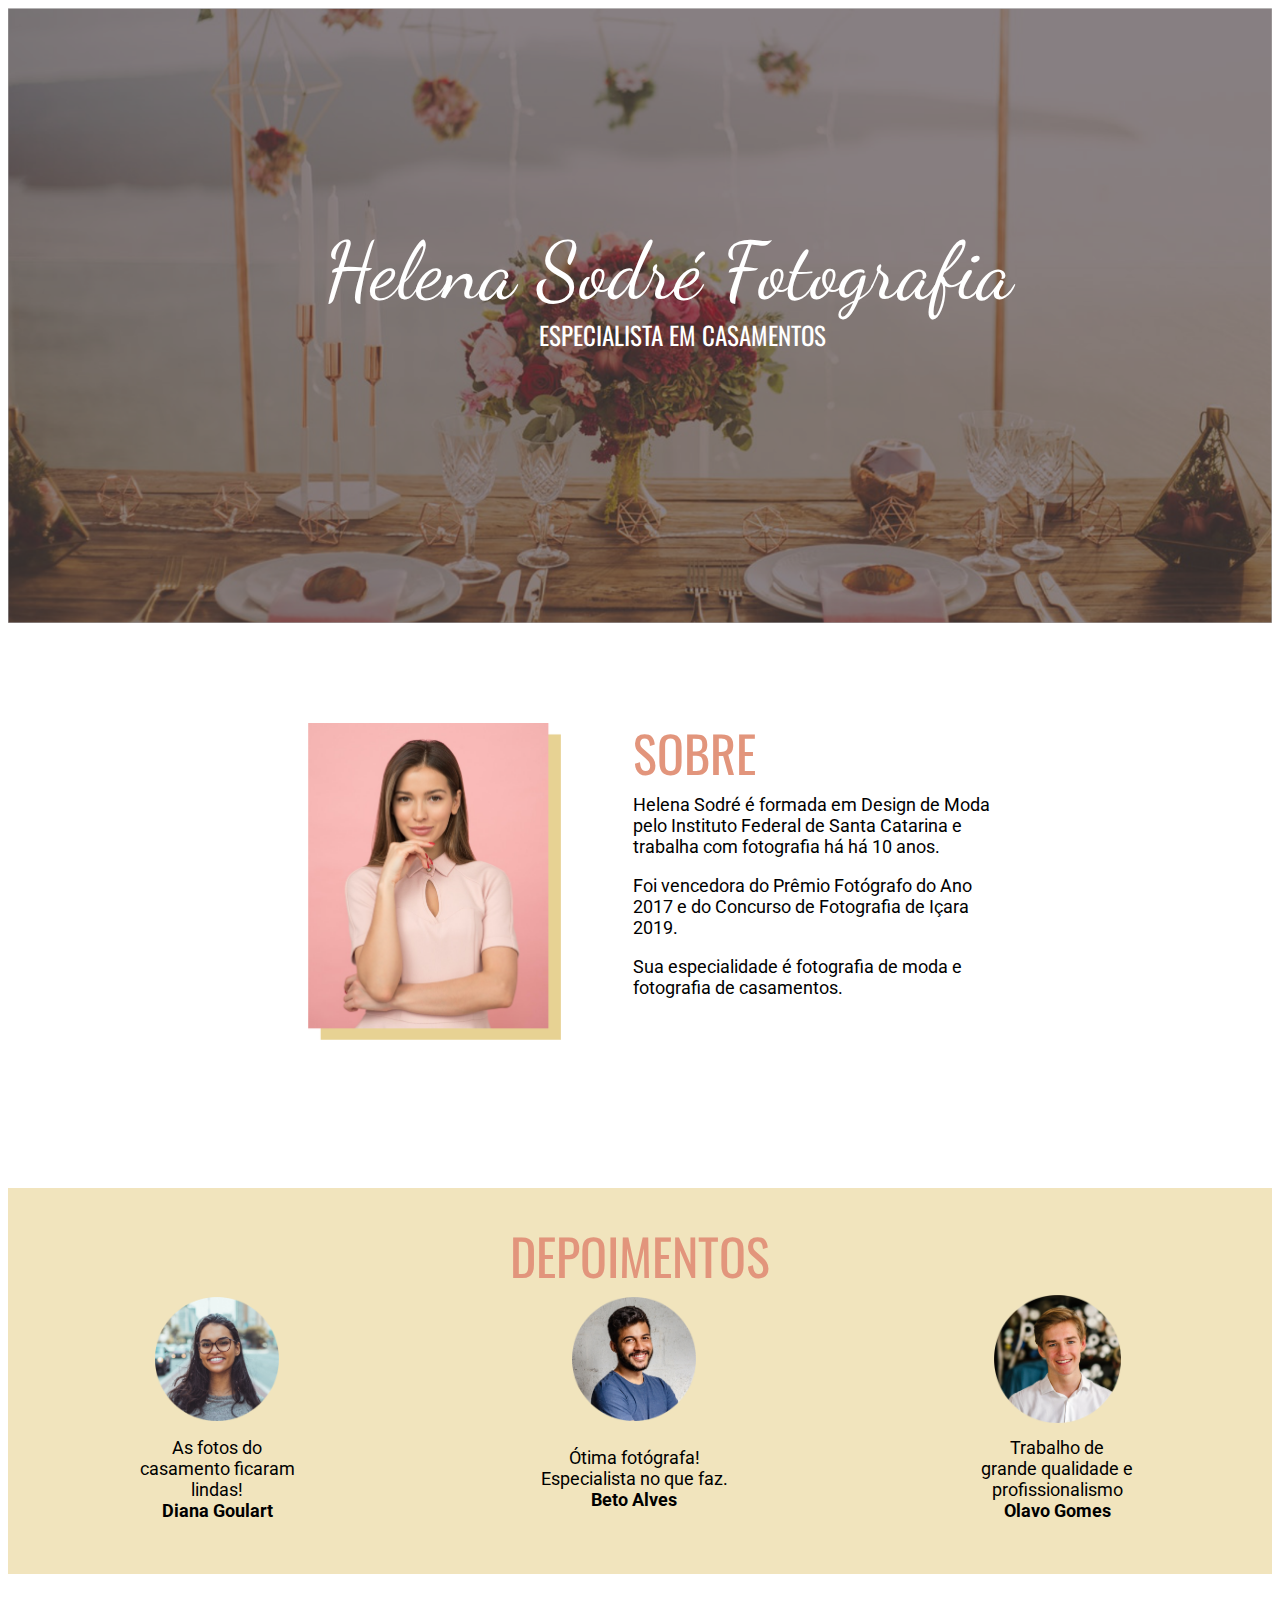
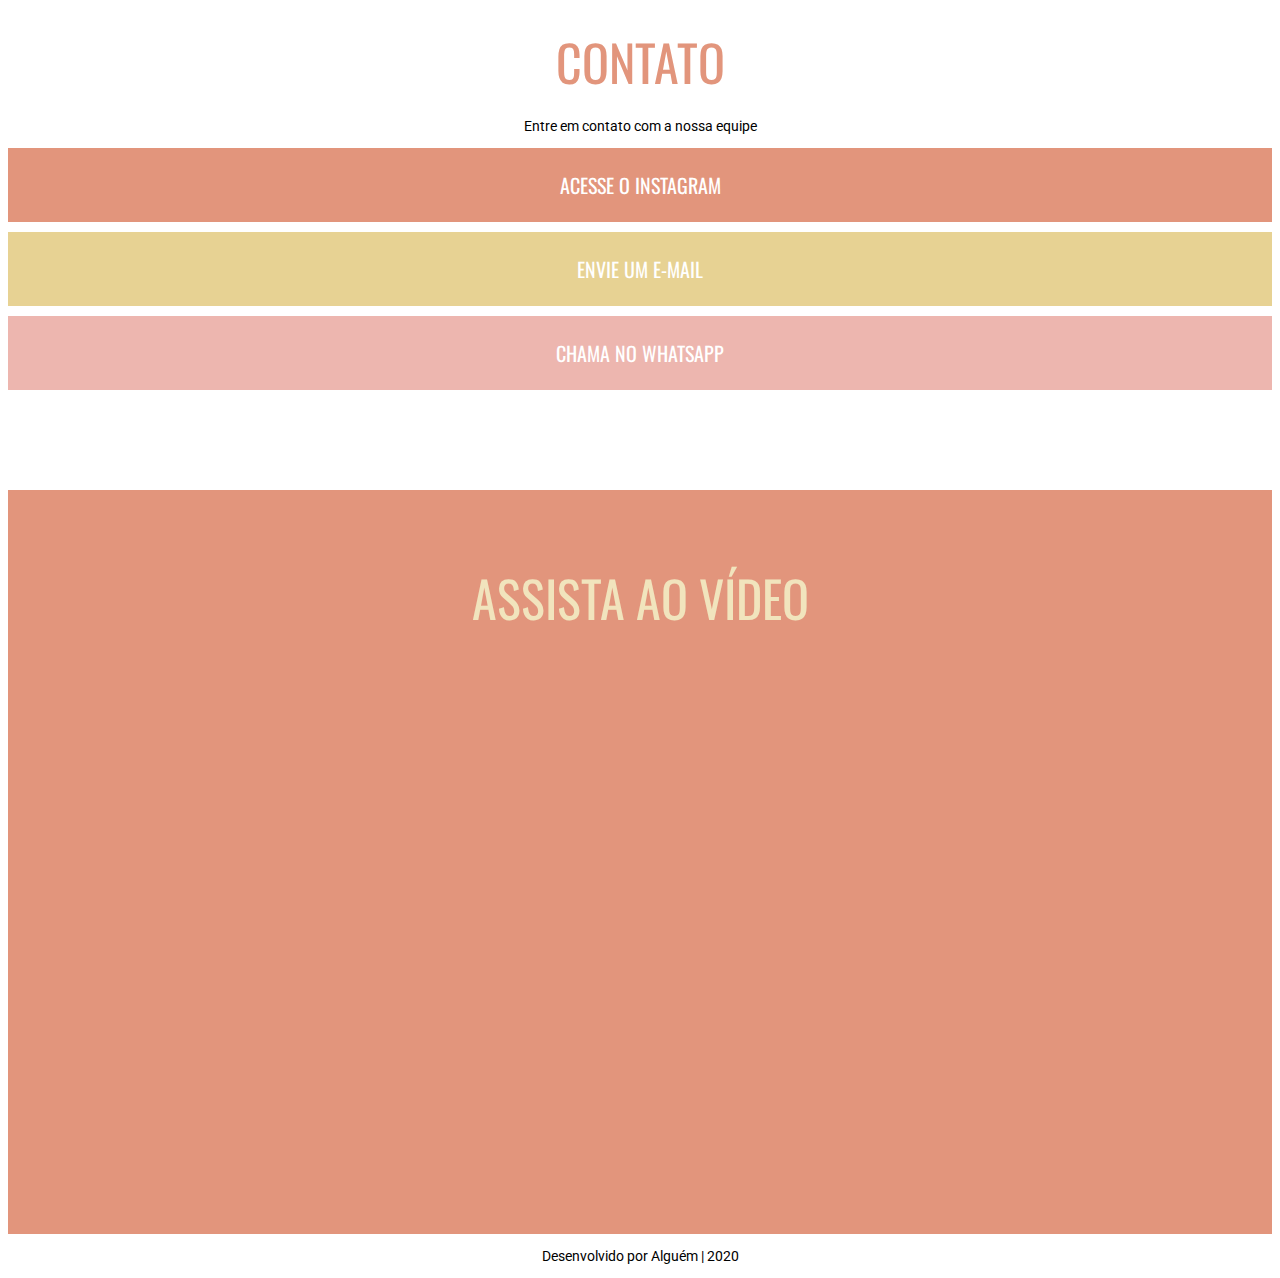
<file: index.html>
<html>
    <head>
        <style>
            @import url('https://fonts.googleapis.com/css2?family=Dancing+Script:wght@400;600&family=Roboto&display=swap');
            @import url('https://fonts.googleapis.com/css2?family=Oswald&display=swap');
            @import url('https://fonts.googleapis.com/css2?family=Roboto:wght@100&display=swap');
        </style>

        <title> Helena Sodré Fotografia </title>
        <link rel="stylesheet" type="text/css" href="style.css">
    </head>
    <body>
        <!--INÍCIO-->
        <div class="inicio">
            <img src="img/bg_inicial.png" style="width: 100%">
            <div class="titulo"> Helena Sodré Fotografia </div>
            <div class="subtitulo"> ESPECIALISTA EM CASAMENTOS </div>
        </div>
        <!--SOBRE-->
        <div class="sobre">
            <img src="img/sobre.png" class="foto-sobre">
            <p class="titulo-sobre">SOBRE</p>
            <p class="texto-sobre">
                Helena Sodré é formada em Design de Moda<br>pelo Instituto Federal de Santa Catarina e<br>trabalha com fotografia há há 10 anos.
            <p class="texto-sobre">
                Foi vencedora do Prêmio Fotógrafo do Ano<br>2017 e do Concurso de Fotografia de Içara<br>2019.
            <p class="texto-sobre">
                Sua especialidade é fotografia de moda e<br>fotografia de casamentos.
        </div><br><br><br><br><br>

        <!--DEPOIMENTOS-->

        <div class="depoimentos">
            <div class="titulo-depoimentos"> DEPOIMENTOS </div>
            <table>
                <tr>
                    <th><img src="img/dep/diana.png" class="foto-depoimentos"></th>
                    <th><img src="img/dep/beto.png" class="foto-depoimentos"></th>
                    <th><img src="img/dep/olavo.png" class="foto-depoimentos"></th>                    
            </tr>
            <tr>
                    <td><p class="texto-depoimentos"> As fotos do <br>casamento ficaram<br>lindas!<br><b>Diana Goulart</b></p></td>
                    <td><p class="texto-depoimentos"> Ótima fotógrafa!<br>Especialista no que faz.<br><b>Beto Alves</b></p></td>
                    <td><p class="texto-depoimentos"> Trabalho de <br>grande qualidade e<br>profissionalismo<br><b>Olavo Gomes</b></p></td>
            </tr>
            </table>
        </div>
        <!--CONTATO-->
        <div class="contato">
            <p class="titulo-contato">CONTATO</p>
            <p class="texto-contato"> Entre em contato com a nossa equipe</p>
            <a href="https://instagram.com"><div class="instagram"><p>ACESSE O INSTAGRAM</p></div></a>
            <a href="https://gmail.com"><div class="email"><p>ENVIE UM E-MAIL</p></div></a>
            <a href="https://whatsapp.com"><div class="whatsapp"><p>CHAMA NO WHATSAPP</p></div></a>
        </div>
        <!--VIDEO-->
        <div class="video">
            <p>ASSISTA AO VÍDEO</p>
            <iframe width="853" height="480" src="https://youtu.be/PWbSLgZWBhU?autoplay=1&mute=1" frameborder="0" allow="accelerometer;autoplay; encrypted-media; gyroscope; picture-in-picture" allowfullscreen></iframe>
        </div>
        <!--FOOTER-->
        <p class="footer">Desenvolvido por Alguém | 2020 </p>
    </body>
</html>
</file>
<file: style.css>
* {
    box-sizing: border-box;
}

.inicio {
    position: relative;
    text-align: center;
    color: white;
}

.titulo {
    font-size: 80px;
    font-family: 'Dancing Script', cursive;
    position: absolute;
    top: 35%;
    left: 25%;
}

.subtitulo {
    font-size: 25px;
    font-family: 'Oswald', sans-serif;
    position: absolute;
    top: 50%;
    left: 42%;
}

.sobre {
    margin-top:100;
    margin-bottom: 80;
    color: white;
}

.foto-sobre{
    margin-left: 300;
    width: 20%;
}

.titulo-sobre{
    position: relative;
    top: -375;
    left: 625;
    font-size: 50px;
    font-family: 'Oswald', sans-serif;
    color: #E2957C;
}

.texto-sobre{
    position: relative;
    top: -420;
    left: 625;
    text-align: left;
    font-size: 18px;
    font-family: 'Roboto', sans-serif;
    color: black;
}

.depoimentos{
    margin-top: -400;
    background-color: #F1E4BD;
}

.titulo-depoimentos{
    padding-top: 30;
    padding-botton: 20;
    font-size: 50px;
    font-family: 'Oswald', sans-serif;
    text-align: center;
    color: #E2957C;
}

.table{
    margin-right: 100;
    margin-left: 100;
}

.foto-depoimentos{
    width: 30%;
}

.texto-depoimentos{
    padding-top: 10;
    padding-bottom: 50;
    font-size: 18px;
    font-family: 'Roboto', sans-serif;
    text-align: center;
    color: black;
}

.contato {
    text-align: center;
    margin-bottom: 100;
}

.titulo-contato {
    font-size: 50px;
    font-family: 'Oswald', sans-serif;
    color: #E2957C;
}

.texto-contato {
    margin-top: -30;
    font-size: 14px;
    font-family: 'Roboto', sans-serif;
    color: black;
}

.instagram {
    background-color: #E2957C;
    color: white;
    cursor: pointer;
    padding: 2px 5px;
    text-align: center;
    font-size: 20px;
    font-family: 'Oswald', sans-serif;
}

.contato a {
    text-decoration: none; 
}

.instagram:hover {
    background-color: #E2A87C;
}

.email {
    margin-top: 10;
    margin-botton: 10;
    background-color: #E7D293;
    color: white;
    cursor: pointer;
    padding: 2px 5px;
    text-align: center;
    font-size: 20px;
    font-family: 'Oswald', sans-serif;
}

.email:hover {
    background-color: #F1E4BD;
}

.whatsapp {
    margin-top: 10;
    background-color: #EDB6AF;
    color: white;
    cursor: pointer;
    padding: 2px 5px;
    text-align: center;
    font-size: 20px;
    font-family: 'Oswald', sans-serif;
}

.whatsapp:hover {
    background-color: #F1E4BD;
}

.video{
    margin-top: 20;
    padding-top: 20;
    padding-bottom: 70;
    background-color: #E2957C;
    font-size: 50px;
    font-family: 'Oswald', sans-serif;
    color: #F1E4BD;
    text-align: center;
}

.footer{
    background-color: white;
    text-align: center;
    font-size: 14px;
    font-family: 'Roboto', sans-serif;
    color: black;
}
</file>
